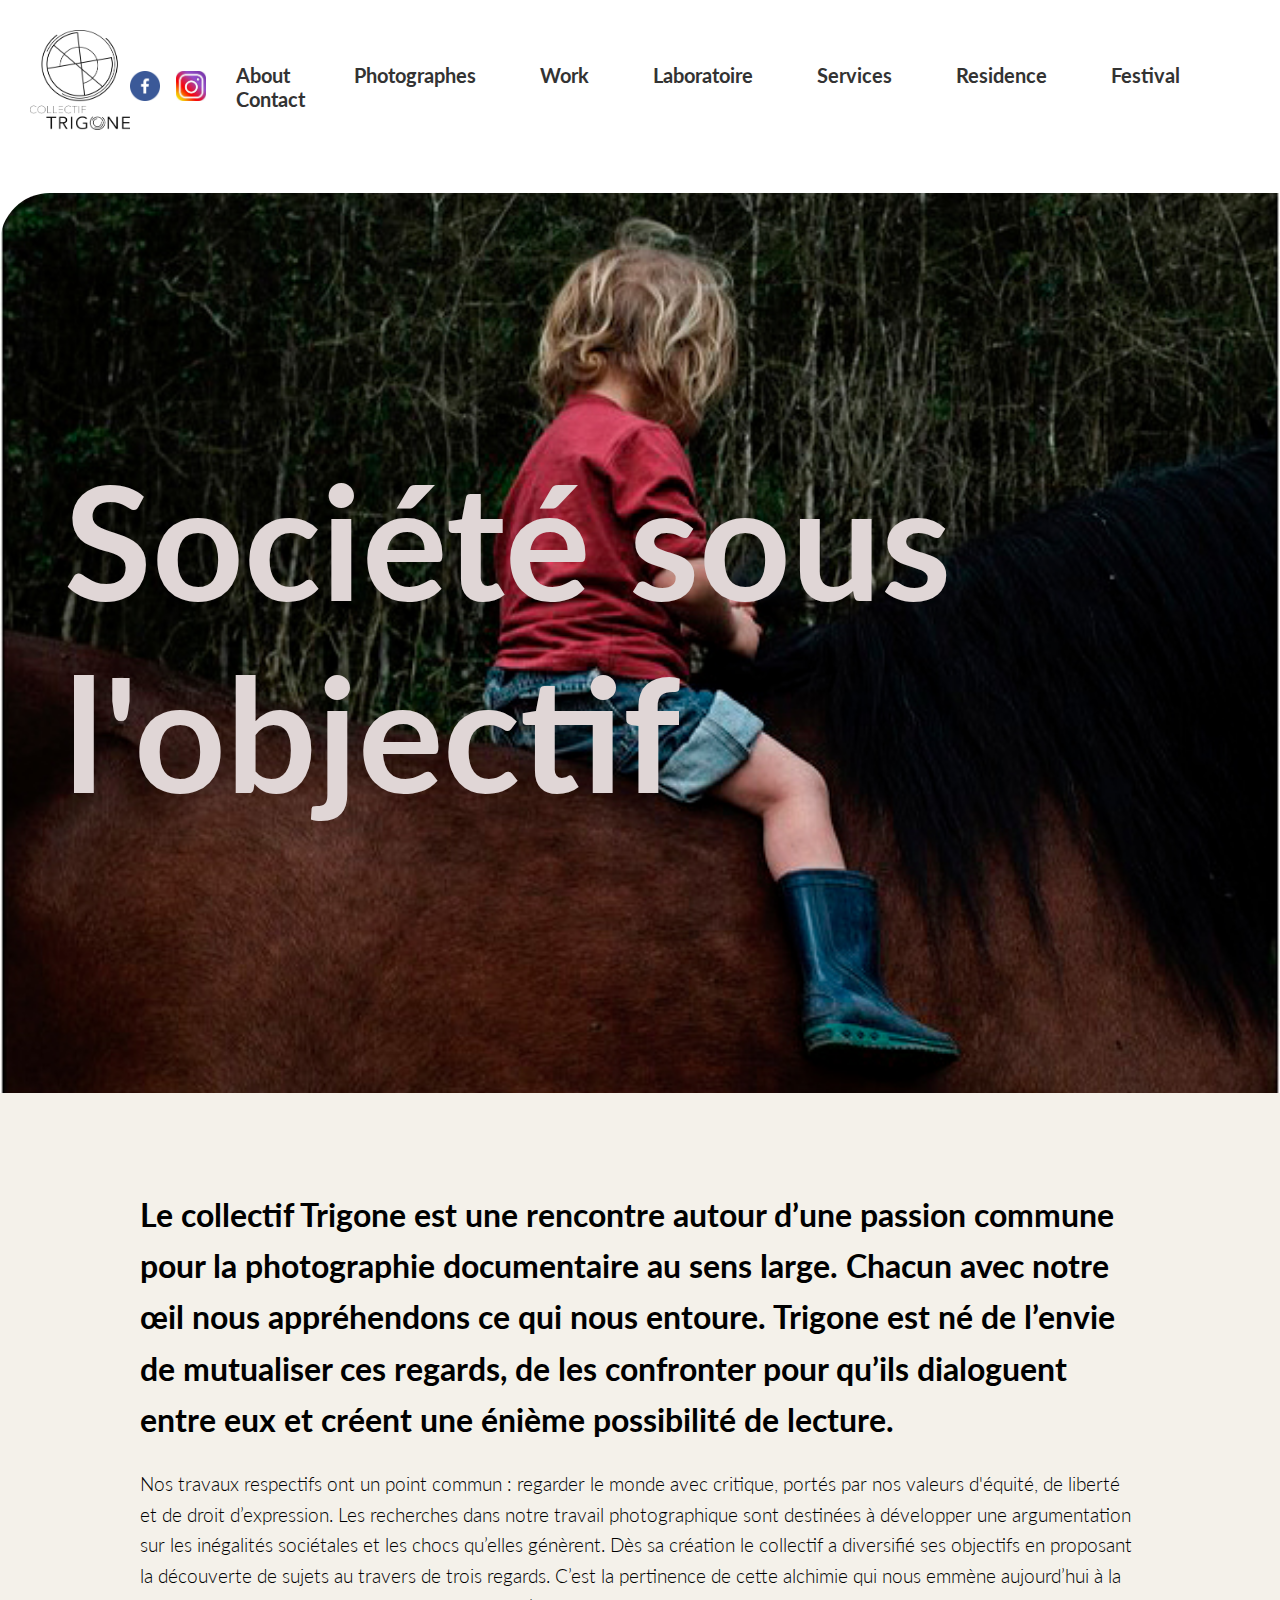
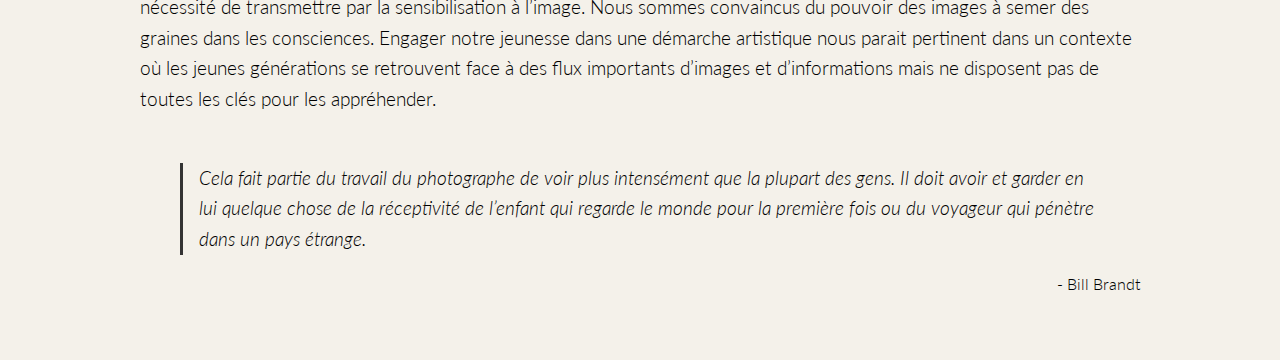
<file: about.html>
<!DOCTYPE html>
<html lang="fr">
<head>
    <meta charset="UTF-8">
    <meta http-equiv="X-UA-Compatible" content="IE=edge">
    <meta name="viewport" content="width=device-width, initial-scale=1.0">
    <title>le Collectif Trigone</title>
    <link rel="stylesheet" href="style.css">
	<link rel="stylesheet" href="https://fonts.googleapis.com/css?family=Lato:300&display=swap">

</head>
<body class="about-page">
    <header>
		<a href="index.html"><img src="photos/LOGO_CT_TRIGONE.png" alt="Logo du collectif Trigone" width="100" height="100"></a>
		
		 <!-- Logos des réseaux sociaux -->
		 <div class="social-icons">
			<a href="https://www.facebook.com/profile.php?id=100077680113567" target="_blank">
				<img src="photos/logos/FB.png" alt="Facebook" width="30" height="30">
			</a>
			<a href="https://www.instagram.com/collectif_trigone/" target="_blank">
				<img src="photos/logos/instagram.jpg" alt="Instagram" width="30" height="30">
			</a>
		</div>

		<nav>
			<ul>
				<li><a href="about.html">About</a></li>
				<li><a href="photographes.html">Photographes</a></li>
				<li><a href="work.html">Work</a></li>
				<li><a href="laboratoire.html">Laboratoire</a></li>
				<li><a href="services.html">Services</a></li>
				<li><a href="residence.html">Residence</a></li>
                <li><a href="festival.html">Festival</a></li>
				<li><a href="contact.html">Contact</a></li>			</ul>
		</nav>
	</header>


	<!-- Section de l'image pleine page et du texte -->
<section class="about-banner">
	<div class="about-text">
	  <h1>Société sous l'objectif</h1>
	</div>
  </section>
  
<!-- Section du texte de présentation -->
<section class="about-intro">
	<div class="about-intro-container">
	  <p class="lead">
		Le collectif Trigone est une rencontre autour d’une passion commune pour la photographie documentaire au sens large. Chacun avec notre œil nous appréhendons ce qui nous entoure. Trigone est né de l’envie de mutualiser ces regards, de les confronter pour qu’ils dialoguent entre eux et créent une énième possibilité de lecture. 
	  </p>
	  <p>
		Nos travaux respectifs ont un point commun : regarder le monde avec critique, portés par nos valeurs d'équité, de liberté et de droit d’expression. Les recherches dans notre travail photographique sont destinées à développer une argumentation sur les inégalités sociétales et les chocs qu’elles génèrent.​​​​​​​ Dès sa création le collectif a diversifié ses objectifs en proposant la découverte de sujets au travers de trois regards. C’est la pertinence de cette alchimie qui nous emmène aujourd’hui à la nécessité de transmettre par la sensibilisation à l’image. Nous sommes convaincus du pouvoir des images à semer des graines dans les consciences. Engager notre jeunesse dans une démarche artistique nous parait pertinent dans un contexte où les jeunes générations se retrouvent face à des flux importants d’images et d’informations mais ne disposent pas de toutes les clés pour les appréhender.
	  </p>
	  <blockquote>
		Cela fait partie du travail du photographe de voir plus intensément que la plupart des gens. Il doit avoir et garder en lui quelque chose de la réceptivité de l’enfant qui regarde le monde pour la première fois ou du voyageur qui pénètre dans un pays étrange.
	  </blockquote>
	  <footer>- Bill Brandt</footer>
	</div>
  </section>
  
  
  
</body>
</html>
</file>
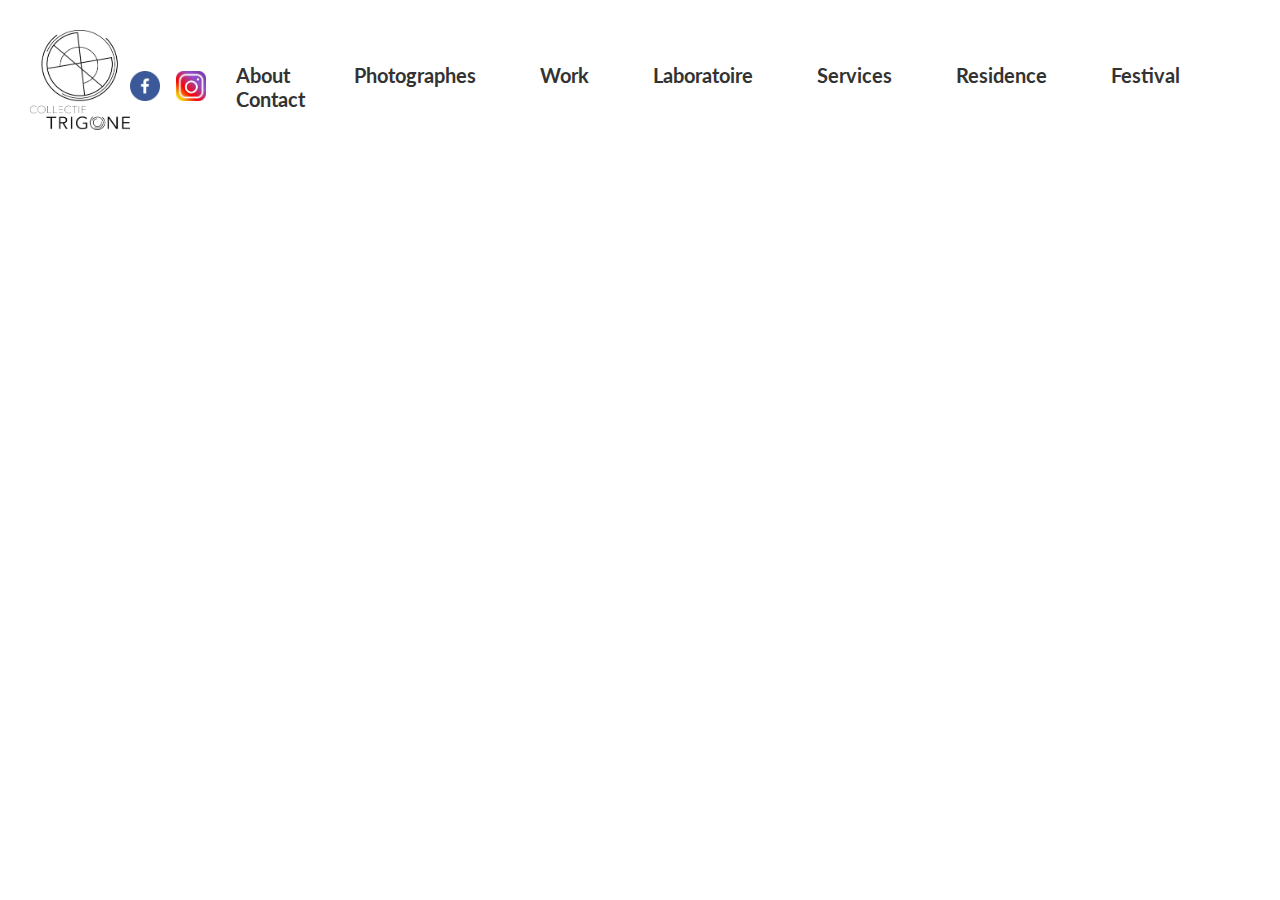
<file: contact.html>
<!DOCTYPE html>
<html lang="fr">
<head>
    <meta charset="UTF-8">
    <meta http-equiv="X-UA-Compatible" content="IE=edge">
    <meta name="viewport" content="width=device-width, initial-scale=1.0">
    <title>Contacter Trigone</title>
    <link rel="stylesheet" href="style.css">
	<link rel="stylesheet" href="https://fonts.googleapis.com/css?family=Lato:300&display=swap">

</head>
<body>
    <header>
		<a href="index.html"><img src="photos/LOGO_CT_TRIGONE.png" alt="Logo du collectif Trigone" width="100" height="100"></a>
		
		 <!-- Logos des réseaux sociaux -->
		 <div class="social-icons">
			<a href="https://www.facebook.com/profile.php?id=100077680113567" target="_blank">
				<img src="photos/logos/FB.png" alt="Facebook" width="30" height="30">
			</a>
			<a href="https://www.instagram.com/collectif_trigone/" target="_blank">
				<img src="photos/logos/instagram.jpg" alt="Instagram" width="30" height="30">
			</a>
		</div>
		
		<nav>
			<ul>
				<li><a href="about.html">About</a></li>
				<li><a href="photographes.html">Photographes</a></li>
				<li><a href="work.html">Work</a></li>
				<li><a href="laboratoire.html">Laboratoire</a></li>
				<li><a href="services.html">Services</a></li>
				<li><a href="residence.html">Residence</a></li>
                <li><a href="festival.html">Festival</a></li>
				<li><a href="contact.html">Contact</a></li>			</ul>
		</nav>
	</header>
</body>
</html>
</file>
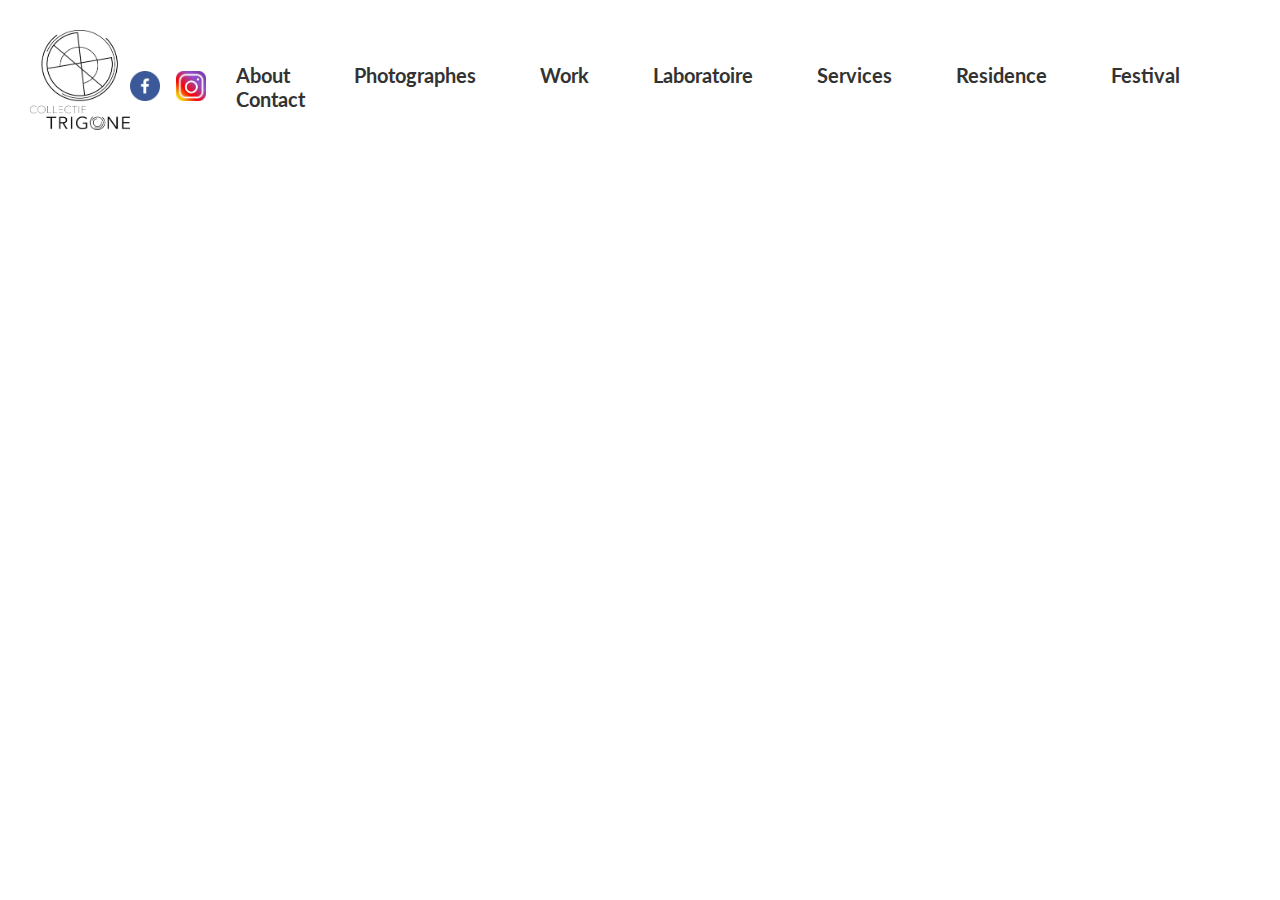
<file: festival.html>
<!DOCTYPE html>
<html lang="fr">
<head>
    <meta charset="UTF-8">
    <meta http-equiv="X-UA-Compatible" content="IE=edge">
    <meta name="viewport" content="width=device-width, initial-scale=1.0">
    <title>Festival ZOOM</title>
    <link rel="stylesheet" href="style.css">
	<link rel="stylesheet" href="https://fonts.googleapis.com/css?family=Lato:300&display=swap">

</head>
<body>
    <header>
		<a href="index.html"><img src="photos/LOGO_CT_TRIGONE.png" alt="Logo du collectif Trigone" width="100" height="100"></a>
		
		 <!-- Logos des réseaux sociaux -->
		 <div class="social-icons">
			<a href="https://www.facebook.com/profile.php?id=100077680113567" target="_blank">
				<img src="photos/logos/FB.png" alt="Facebook" width="30" height="30">
			</a>
			<a href="https://www.instagram.com/collectif_trigone/" target="_blank">
				<img src="photos/logos/instagram.jpg" alt="Instagram" width="30" height="30">
			</a>
		</div>
		
		<nav>
			<ul>
				<li><a href="about.html">About</a></li>
				<li><a href="photographes.html">Photographes</a></li>
				<li><a href="work.html">Work</a></li>
				<li><a href="laboratoire.html">Laboratoire</a></li>
				<li><a href="services.html">Services</a></li>
				<li><a href="residence.html">Residence</a></li>
                <li><a href="festival.html">Festival</a></li>
				<li><a href="contact.html">Contact</a></li>
			</ul>
		</nav>
	</header>  
</body>
</html>
</file>
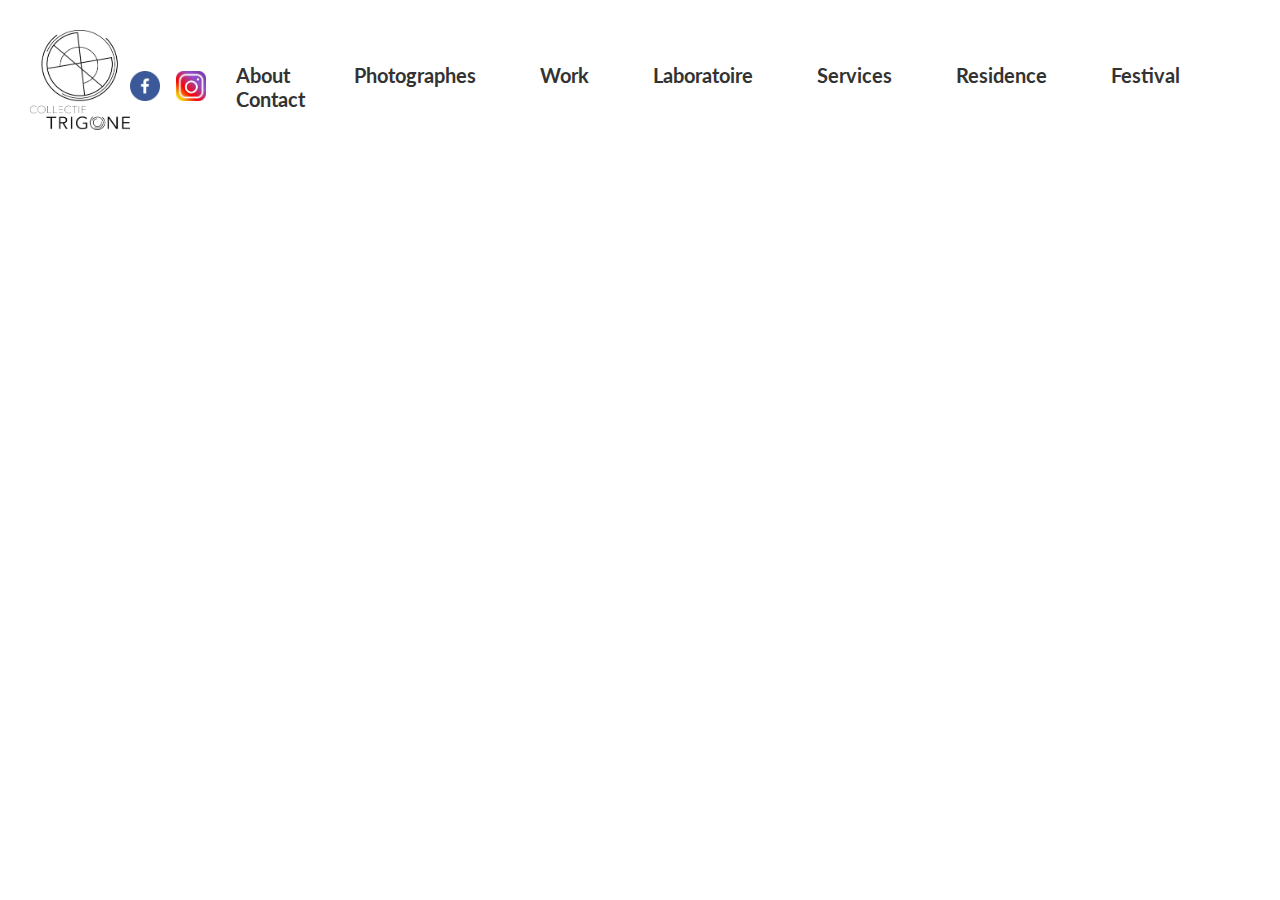
<file: laboratoire.html>
<!DOCTYPE html>
<html lang="fr">
<head>
    <meta charset="UTF-8">
    <meta http-equiv="X-UA-Compatible" content="IE=edge">
    <meta name="viewport" content="width=device-width, initial-scale=1.0">
    <title>le laboratoire argentique mobile</title>
    <link rel="stylesheet" href="style.css">
	<link rel="stylesheet" href="https://fonts.googleapis.com/css?family=Lato:300&display=swap">

</head>
<body>
    <header>
		<a href="index.html"><img src="photos/LOGO_CT_TRIGONE.png" alt="Logo du collectif Trigone" width="100" height="100"></a>
		
		 <!-- Logos des réseaux sociaux -->
		 <div class="social-icons">
			<a href="https://www.facebook.com/profile.php?id=100077680113567" target="_blank">
				<img src="photos/logos/FB.png" alt="Facebook" width="30" height="30">
			</a>
			<a href="https://www.instagram.com/collectif_trigone/" target="_blank">
				<img src="photos/logos/instagram.jpg" alt="Instagram" width="30" height="30">
			</a>
		</div>
		
		<nav>
			<ul>
				<li><a href="about.html">About</a></li>
				<li><a href="photographes.html">Photographes</a></li>
				<li><a href="work.html">Work</a></li>
				<li><a href="laboratoire.html">Laboratoire</a></li>
				<li><a href="services.html">Services</a></li>
				<li><a href="residence.html">Residence</a></li>
                <li><a href="festival.html">Festival</a></li>
				<li><a href="contact.html">Contact</a></li>			</ul>
		</nav>
	</header>
</body>
</html>
</file>
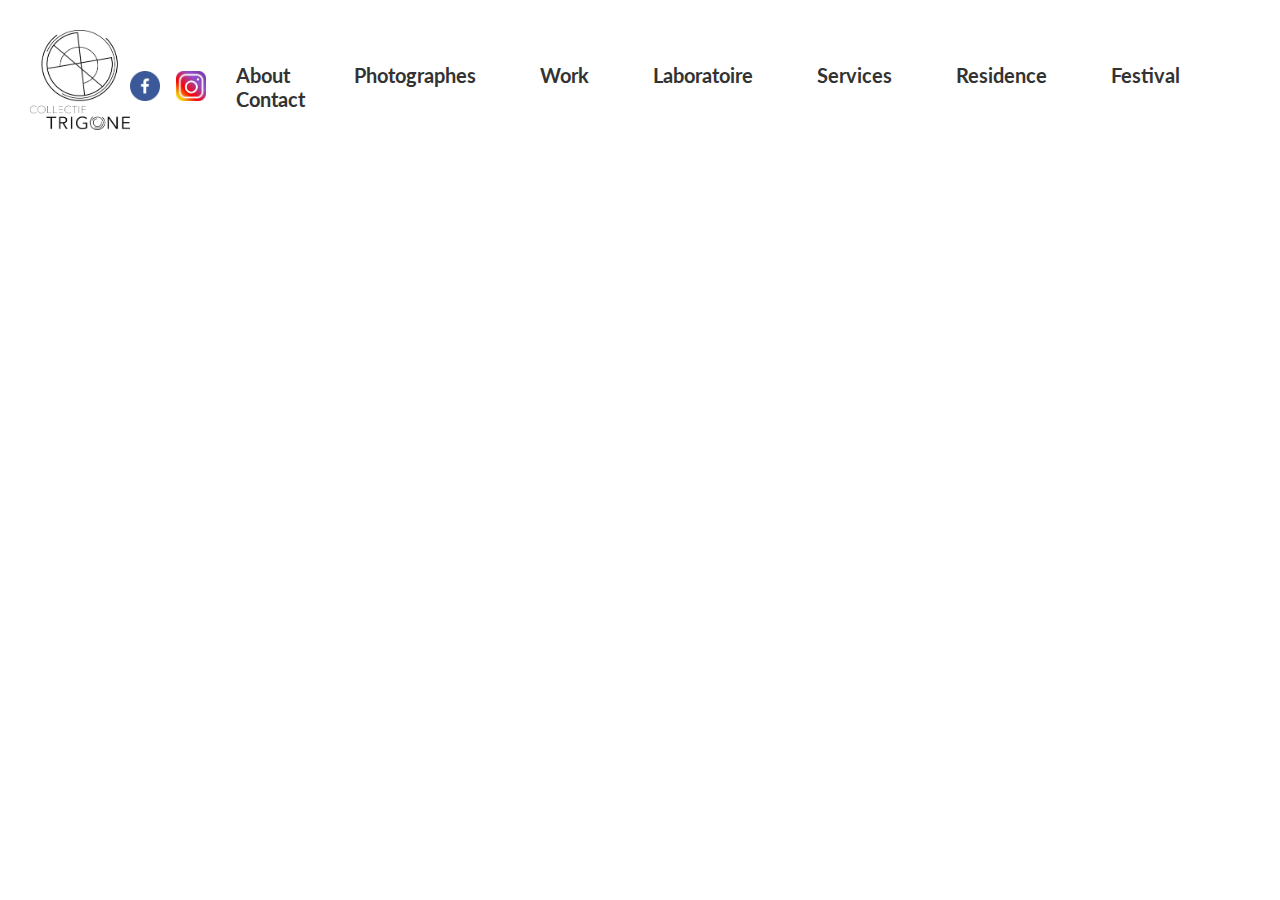
<file: residence.html>
<!DOCTYPE html>
<html lang="fr">
<head>
    <meta charset="UTF-8">
    <meta http-equiv="X-UA-Compatible" content="IE=edge">
    <meta name="viewport" content="width=device-width, initial-scale=1.0">
    <title>La residence Trigone</title>
    <link rel="stylesheet" href="style.css">
	<link rel="stylesheet" href="https://fonts.googleapis.com/css?family=Lato:300&display=swap">

</head>
<body>
    <header>
		<a href="index.html"><img src="photos/LOGO_CT_TRIGONE.png" alt="Logo du collectif Trigone" width="100" height="100"></a>
		
		 <!-- Logos des réseaux sociaux -->
		 <div class="social-icons">
			<a href="https://www.facebook.com/profile.php?id=100077680113567" target="_blank">
				<img src="photos/logos/FB.png" alt="Facebook" width="30" height="30">
			</a>
			<a href="https://www.instagram.com/collectif_trigone/" target="_blank">
				<img src="photos/logos/instagram.jpg" alt="Instagram" width="30" height="30">
			</a>
		</div>
		
		<nav>
			<ul>
				<li><a href="about.html">About</a></li>
				<li><a href="photographes.html">Photographes</a></li>
				<li><a href="work.html">Work</a></li>
				<li><a href="laboratoire.html">Laboratoire</a></li>
				<li><a href="services.html">Services</a></li>
				<li><a href="residence.html">Residence</a></li>
                <li><a href="festival.html">Festival</a></li>
				<li><a href="contact.html">Contact</a></li>			</ul>
		</nav>
	</header>
</body>
</html>
</file>
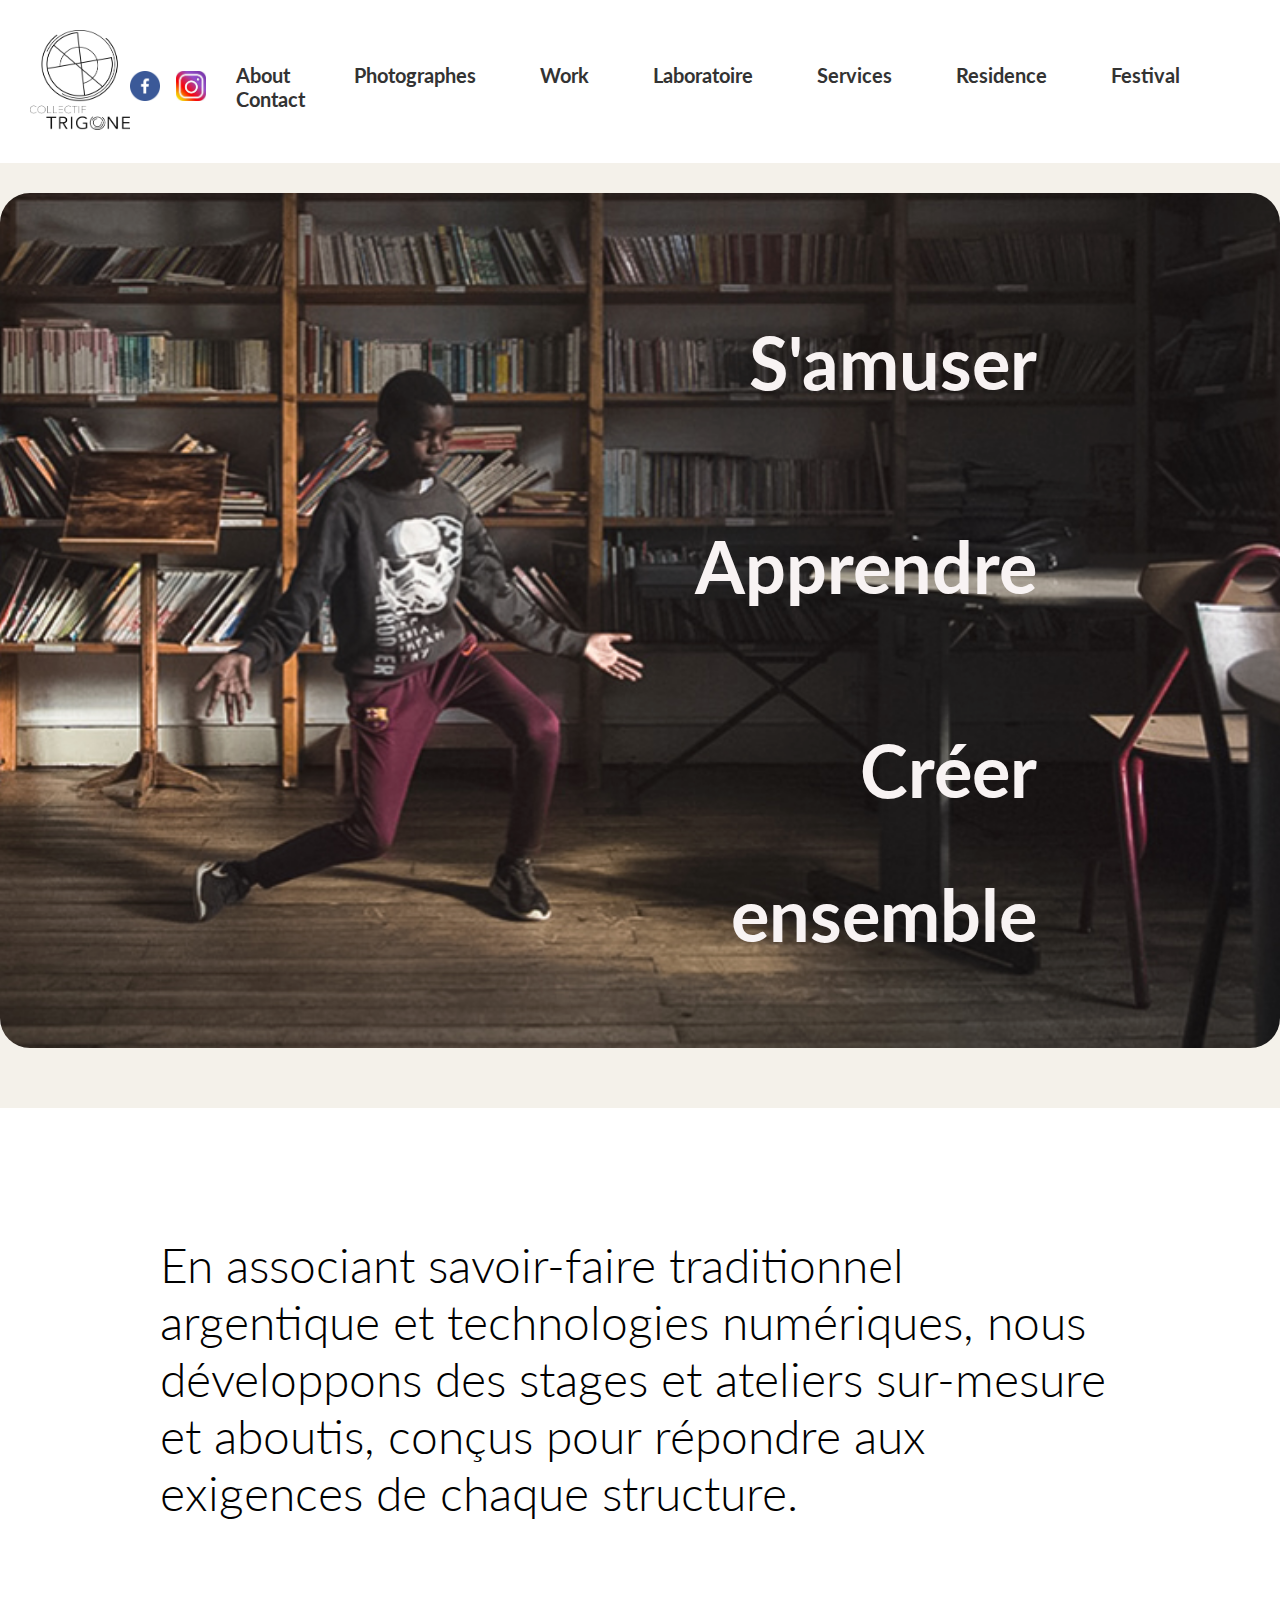
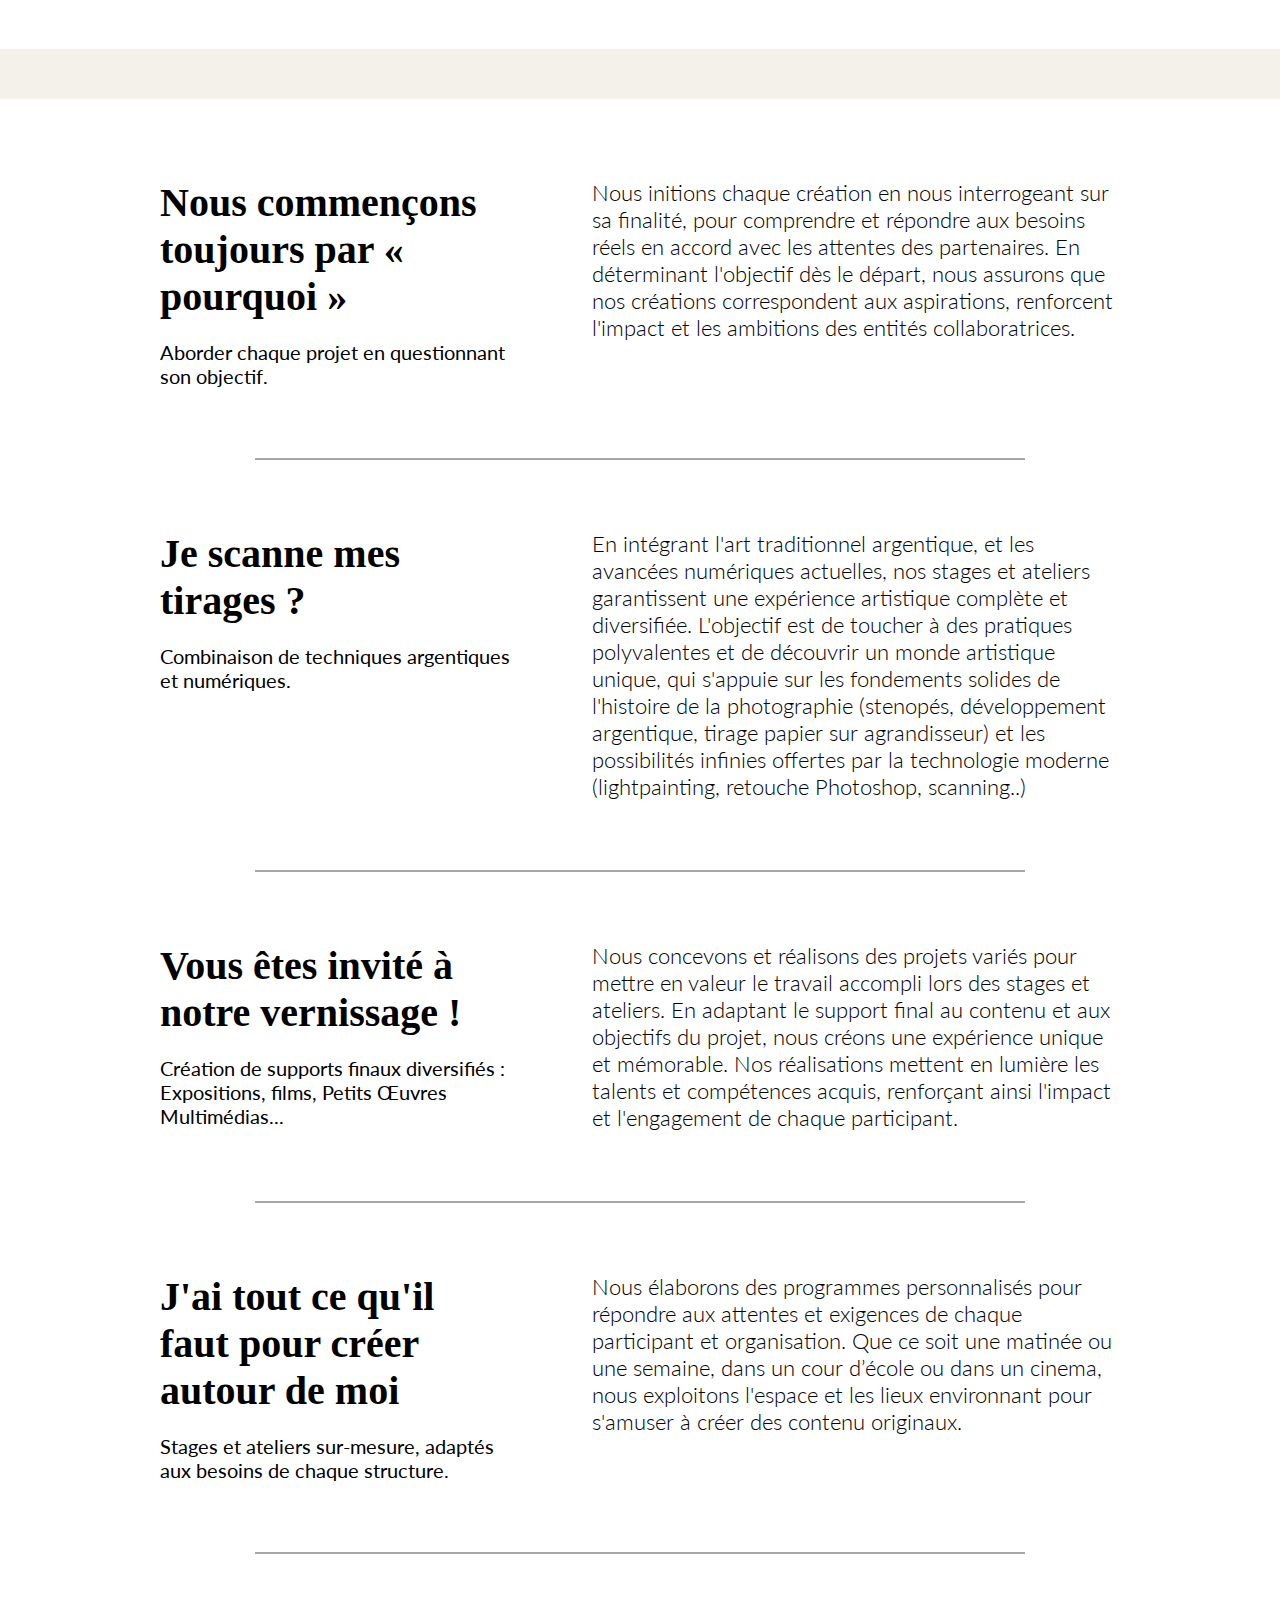
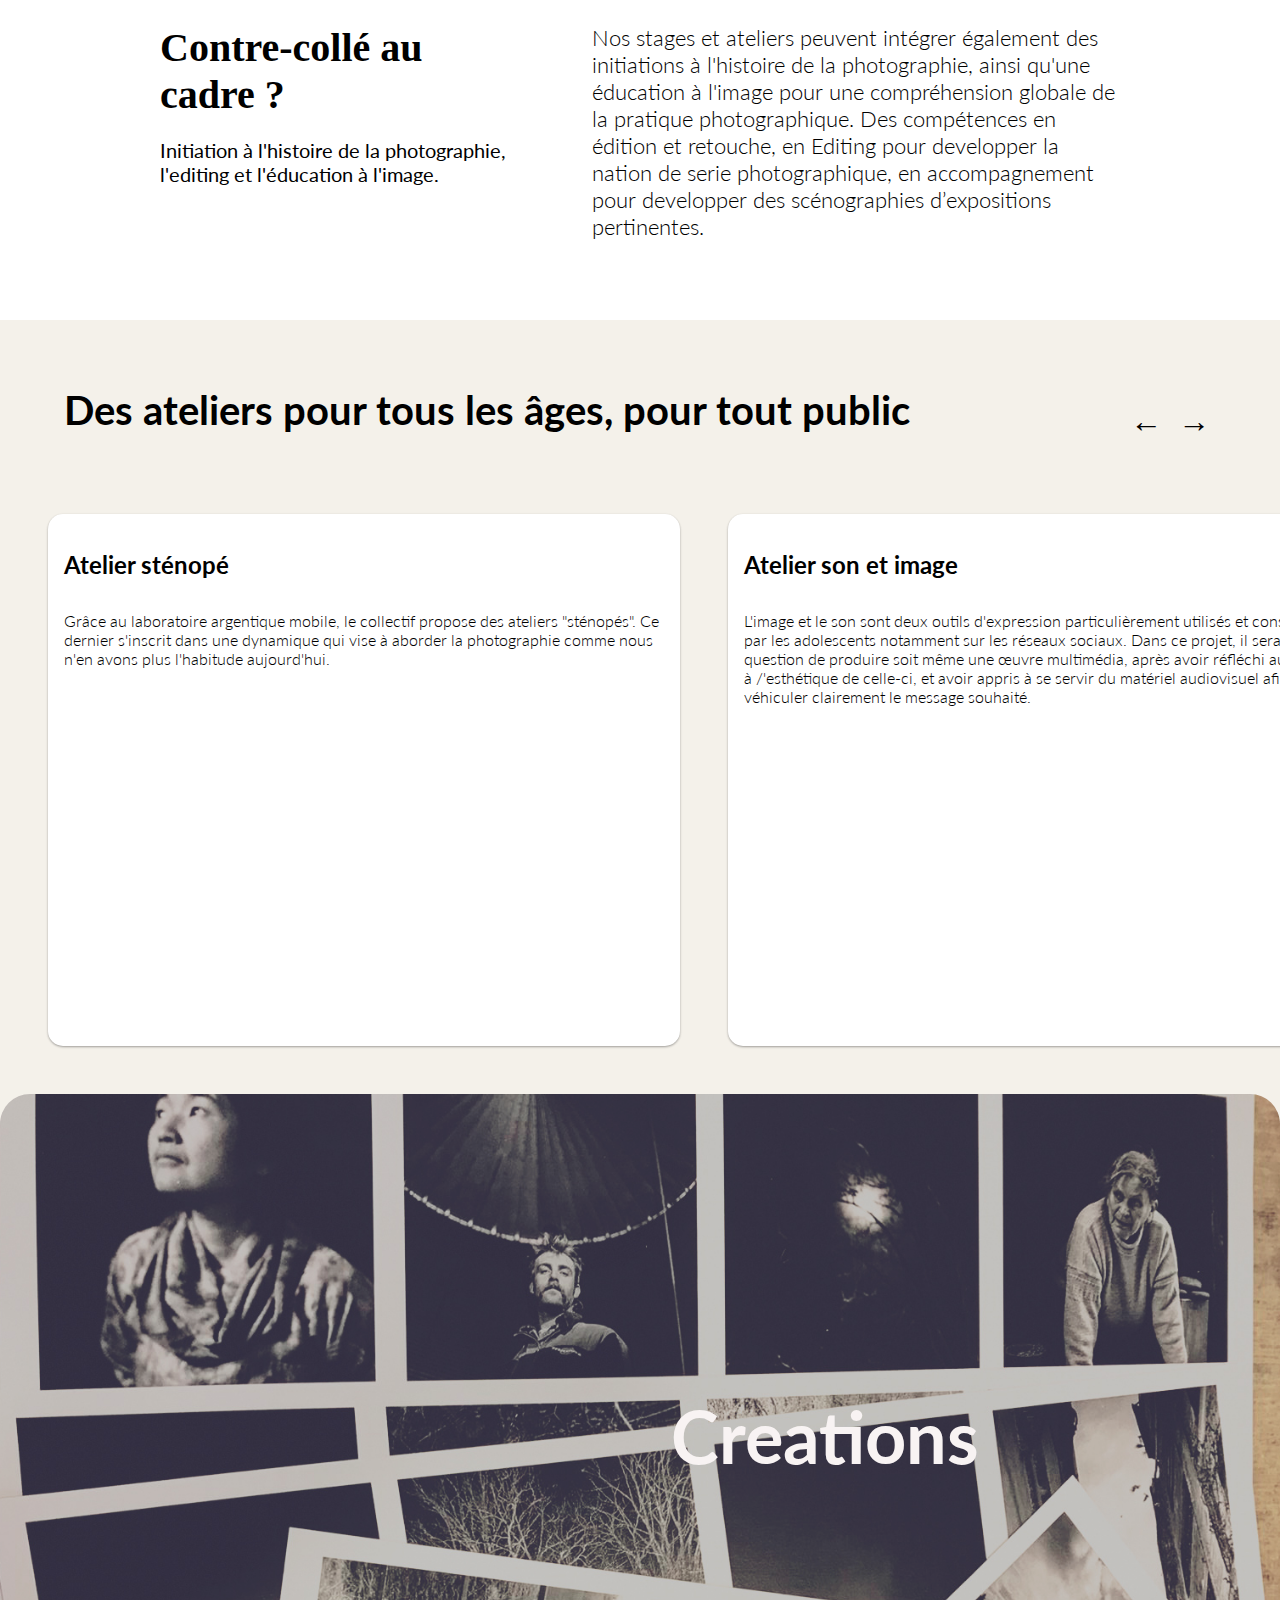
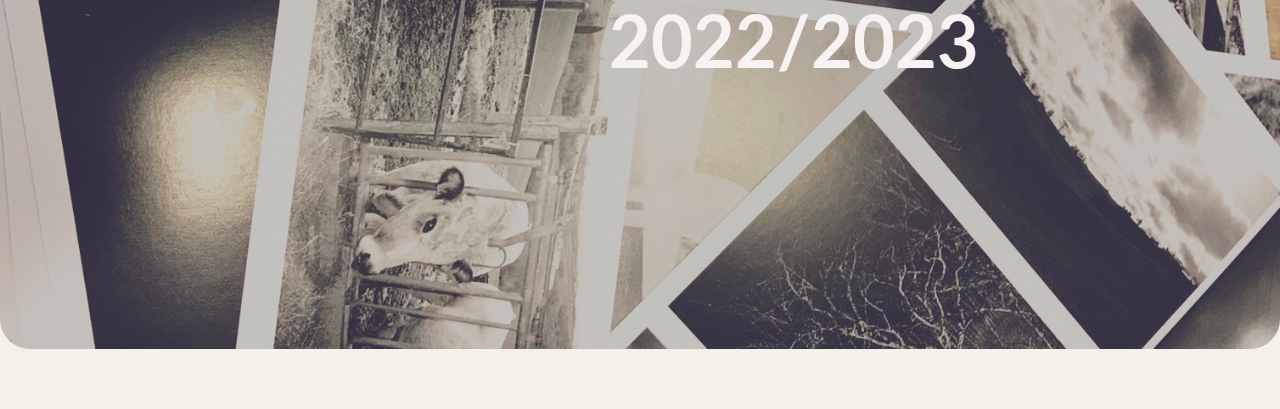
<file: services.html>
<!DOCTYPE html>
<html lang="fr">
<head>
    <meta charset="UTF-8">
    <meta http-equiv="X-UA-Compatible" content="IE=edge">
    <meta name="viewport" content="width=device-width, initial-scale=1.0">
    <title>prestations Trigone</title>
    <link rel="stylesheet" href="style.css">
    <link rel="stylesheet" href="https://fonts.googleapis.com/css?family=Lato:300&display=swap">
	<link rel="stylesheet" href="https://cdnjs.cloudflare.com/ajax/libs/font-awesome/6.0.0-beta3/css/all.min.css" integrity="sha384-KyZXEAg3QhqLMpG8r+Knujsl5eqNUOavGsfB3Gv7f8W2Q0xjw8f+tfqd1VCd8f1A" crossorigin="anonymous">

</head>
<body class="services-page">
    <header>
        <a href="index.html"><img src="photos/LOGO_CT_TRIGONE.png" alt="Logo du collectif Trigone" width="100" height="100"></a>
       
		 <!-- Logos des réseaux sociaux -->
		 <div class="social-icons">
			<a href="https://www.facebook.com/profile.php?id=100077680113567" target="_blank">
				<img src="photos/logos/FB.png" alt="Facebook" width="30" height="30">
			</a>
			<a href="https://www.instagram.com/collectif_trigone/" target="_blank">
				<img src="photos/logos/instagram.jpg" alt="Instagram" width="30" height="30">
			</a>
		</div>
		
		<nav>
            <ul>
                <li><a href="about.html">About</a></li>
                <li><a href="photographes.html">Photographes</a></li>
				<li><a href="work.html">Work</a></li>
                <li><a href="laboratoire.html">Laboratoire</a></li>
                <li><a href="services.html">Services</a></li>
                <li><a href="residence.html">Residence</a></li>
                <li><a href="festival.html">Festival</a></li>
                <li><a href="contact.html">Contact</a></li>
            </ul>
        </nav>
    </header>

	<!-- Ajout de la section avec l'image et le texte -->
<section class="banner">
    <img src="photos/services-banner.jpg" alt="banner-prestations" />
    <div class="banner-text">
        <h2>S'amuser</h2>
        <h2>Apprendre</h2>
        <h2>Créer ensemble</h2>
    </div>
</section>

<section class="introduction">
    <p>En associant savoir-faire traditionnel argentique et technologies numériques, nous développons des stages et ateliers sur-mesure et aboutis, conçus pour répondre aux exigences de chaque structure.</p>
</section>

<div class="introduction">

	<div class="column-container">
		<div class="left-column">
		  <div class="left-title">
			Nous commençons toujours par « pourquoi »
		  </div>
		  <div class="left-phrase">
			Aborder chaque projet en questionnant son objectif.
		  </div>
		</div>
		<div class="right-column">
		  <div class="right-text">
			Nous initions chaque création en nous interrogeant sur sa finalité, pour comprendre et répondre aux besoins réels en accord avec les attentes des partenaires. En déterminant l'objectif dès le départ, nous assurons que nos créations correspondent aux aspirations, renforcent l'impact et les ambitions des entités collaboratrices.
		  </div>
		</div>
	  </div>
	 
	  <hr class="separator"> <!-- Ligne horizontale -->
	  
	  <div class="column-container">
		<div class="left-column">
		  <div class="left-title">
			Je scanne mes tirages ?
		  </div>
		  <div class="left-phrase">
			Combinaison de techniques argentiques et numériques.
		  </div>
		</div>
		<div class="right-column">
		  <div class="right-text">
En intégrant l'art traditionnel argentique, et les avancées numériques actuelles, nos stages et ateliers garantissent une expérience artistique complète et diversifiée. L'objectif est de toucher à des pratiques polyvalentes et de découvrir un monde artistique unique, qui s'appuie sur les fondements solides de l'histoire de la photographie (stenopés, développement argentique, tirage papier sur agrandisseur) et les possibilités infinies offertes par la technologie moderne (lightpainting, retouche Photoshop, scanning..)		  </div>
		</div>
	  </div>


	  <hr class="separator"> <!-- Ligne horizontale -->
	  <div class="column-container">
		<div class="left-column">
		  <div class="left-title">
			Vous êtes invité à notre vernissage !
		  </div>
		  <div class="left-phrase">
			Création de supports finaux diversifiés : Expositions, films, Petits Œuvres Multimédias...
		  </div>
		</div>
		<div class="right-column">
		  <div class="right-text">
			Nous concevons et réalisons des projets variés pour mettre en valeur le travail accompli lors des stages et ateliers. En adaptant le support final au contenu et aux objectifs du projet, nous créons une expérience unique et mémorable. Nos réalisations mettent en lumière les talents et compétences acquis, renforçant ainsi l'impact et l'engagement de chaque participant.			 </div>
		</div>
	  </div>

	  <hr class="separator"> <!-- Ligne horizontale -->
	  <div class="column-container">
		<div class="left-column">
		  <div class="left-title">
			J'ai tout ce qu'il faut pour créer autour de moi
		  </div>
		  <div class="left-phrase">
			Stages et ateliers sur-mesure, adaptés aux besoins de chaque structure.
				  </div>
		</div>
		<div class="right-column">
		  <div class="right-text">
			Nous élaborons des programmes personnalisés pour répondre aux attentes et exigences de chaque participant et organisation. Que ce soit une matinée ou une semaine, dans un cour d’école ou dans un cinema, nous exploitons l'espace et les lieux environnant pour s'amuser à créer des contenu originaux.		
		</div>
	</div>
	  </div>

	  <hr class="separator"> <!-- Ligne horizontale -->
	  <div class="column-container">
		<div class="left-column">
		  <div class="left-title">
			Contre-collé au cadre ?
		  </div>
		  <div class="left-phrase">
			Initiation à l'histoire de la photographie, l'editing et l'éducation à l'image.
				  </div>
		</div>
		<div class="right-column">
		  <div class="right-text">
			Nos stages et ateliers peuvent intégrer également des initiations à l'histoire de la photographie, ainsi qu'une éducation à l'image pour une compréhension globale de la pratique photographique. Des compétences en édition et retouche, en Editing pour developper la nation de serie photographique, en accompagnement pour developper des scénographies d’expositions pertinentes.		
		</div>
	</div>
	  </div>	  
	  
  </div>
  

    <div class="services-container">
        <h1>Des ateliers pour tous les âges, pour tout public</h1>
        <div class="buttons">
            <button class="arrow-left">&larr;</button>
            <button class="arrow-right">&rarr;</button>
        </div>
        <div class="workshops">
            <!-- Ajoutez d'autres ateliers en suivant ce modèle -->
            <div class="workshop">
                <h2>Atelier sténopé</h2>
                <p>Grâce au laboratoire argentique mobile, le collectif propose des ateliers "sténopés". Ce dernier s'inscrit dans une dynamique qui vise à aborder la photographie comme nous n'en avons plus l'habitude aujourd'hui.</p>
            </div>
            <div class="workshop">
                <h2>Atelier son et image</h2>
                <p>L'image et le son sont deux outils d'expression particulièrement utilisés et consommés par les adolescents notamment sur les réseaux sociaux. Dans ce projet, il sera question de produire soit même une œuvre multimédia, après avoir réfléchi au sens et à /'esthétique de celle-ci, et avoir appris à se servir du matériel audiovisuel afin de véhiculer clairement le message souhaité.</p>
            </div>
            <div class="workshop">
                <h2>Atelier À l'origine du cœur</h2>
                <p>À ​​​​​l’origine, un battement cardiaque est dû à une pulsion électrique. À l’origine, une photographie est un déplacement de photons sur une surface sensible. C’est en liant ces deux idées et à partir des recherches d’Étienne-Léopold Trouvelot et de Hiroshi Sugi-moto que Paul Baudon a eu l’idée de déclencher des clichés directement à partir du rythme cardiaque.</p>
            </div>
        </div>
    </div>

	<section class="banner">
		<img src="photos/bandeau-page-services.jpg" alt="banner-prestations" />
		<div class="banner-text">
			<h2>Creations</h2>
			<h2>2022/2023</h2>
			
		</div>
	</section>	  
	  


<script src="https://code.jquery.com/jquery-3.6.0.min.js"></script>
<script src="services.js" defer></script>

</body>
</html>
</file>
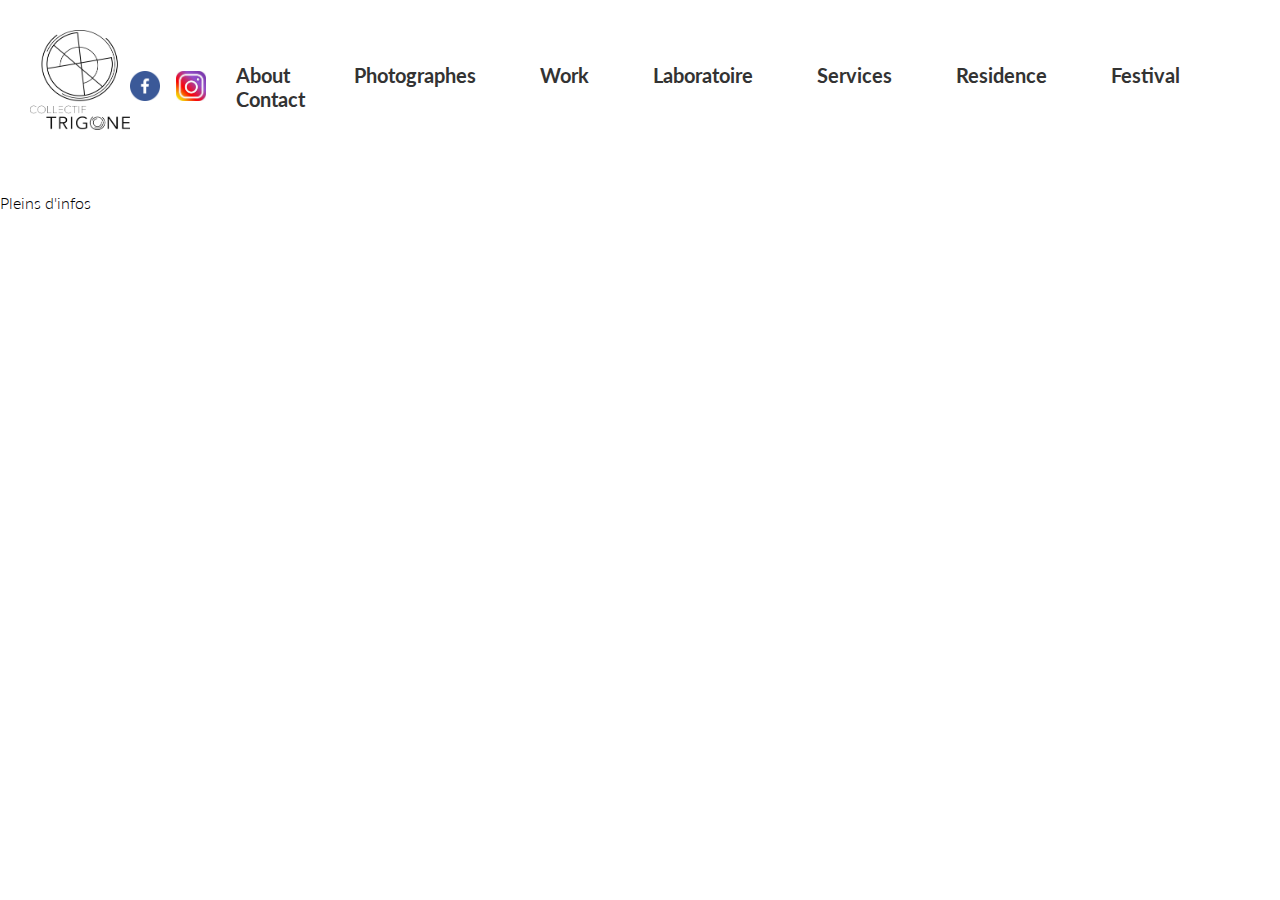
<file: work.html>
<!DOCTYPE html>
<html lang="fr">
<head>
    <meta charset="UTF-8">
    <meta http-equiv="X-UA-Compatible" content="IE=edge">
    <meta name="viewport" content="width=device-width, initial-scale=1.0">
    <title>Travaux Trigone</title>
    <link rel="stylesheet" href="style.css">
	<link rel="stylesheet" href="https://fonts.googleapis.com/css?family=Lato:300&display=swap">

</head>
<body>
    <header>
		<a href="index.html"><img src="photos/LOGO_CT_TRIGONE.png" alt="Logo du collectif Trigone" width="100" height="100"></a>
		
		 <!-- Logos des réseaux sociaux -->
		 <div class="social-icons">
			<a href="https://www.facebook.com/profile.php?id=100077680113567" target="_blank">
				<img src="photos/logos/FB.png" alt="Facebook" width="30" height="30">
			</a>
			<a href="https://www.instagram.com/collectif_trigone/" target="_blank">
				<img src="photos/logos/instagram.jpg" alt="Instagram" width="30" height="30">
			</a>
		</div>
		
		<nav>
			<ul>
				<li><a href="about.html">About</a></li>
				<li><a href="photographes.html">Photographes</a></li>
				<li><a href="work.html">Work</a></li>
				<li><a href="laboratoire.html">Laboratoire</a></li>
				<li><a href="services.html">Services</a></li>
				<li><a href="residence.html">Residence</a></li>
                <li><a href="festival.html">Festival</a></li>
				<li><a href="contact.html">Contact</a></li>			</ul>
		</nav>
	</header>

    Pleins d'infos
</body>
</html>
</file>
<file: style.css>
/* Mise en forme générale de la page index.html */

body.index-page {
  background-color: #f4f1ea;
}



/* Styles pour le corps de la page */
body {
  font-family: 'Lato', sans-serif;
  font-weight: 300;
}


/* Styles pour l'en-tête de la page */
header {
  /* Utilisation d'un modèle de boîte flexible pour l'en-tête */
  display: flex;
  justify-content: space-between;
  align-items: center;
  /* Fond blanc */
  background-color: #fff;
  /* Texte noir */
  color: #333;
  /* Espace intérieur de 20 pixels autour de l'en-tête */
  padding: 30px;
  /* Ajout d'une marge inférieure pour créer de l'espace entre le menu et le carrousel */
  margin-bottom: 30px; /* Vous pouvez ajuster cette valeur pour obtenir l'espace souhaité */
}

/* Styles pour les icônes des réseaux sociaux */
.social-icons {
  display: flex;
  gap: 1rem;
  align-items: center; /* Alignement vertical des icônes */
  margin-top: 8px; /* Marge supérieure pour décaler légèrement les icônes vers le bas */
}

.social-icons a {
  width: 30px; /* Largeur des icônes */
  height: 30px; /* Hauteur des icônes */
  display: flex;
  align-items: center;
  justify-content: center;
}

.social-icons img {
  max-width: 100%; /* Largeur maximale des images des icônes */
  max-height: 100%; /* Hauteur maximale des images des icônes */
}


/* Styles pour la barre de navigation */
nav {
  /* Flottement à droite de la barre de navigation */
  float: right;
  /* Marge de 10 pixels en haut de la barre de navigation */
  margin-top: 10px;
}

nav ul {
  /* Suppression des puces et des marges de la liste des liens de navigation */
  list-style: none;
  margin: 0;
  padding: 0;
}

nav li {
  /* Affichage en ligne des liens de navigation */
  display: inline-block;
  /* Marge de 0 pixels sur les côtés des liens */
  margin: 0 20px;
}

nav a {
  /* Couleur de texte noire pour les liens de navigation */
  color: #333;
  /* Texte sans décoration */
  text-decoration: none;
  /* Taille de police de 18 pixels et graisse de police en gras */
  font-size: 20px;
  font-weight: bold;
  /* Espace intérieur de 10 pixels autour des liens de navigation */
  padding: 10px;
  /* Transition de 0.3 seconde sur tous les effets */
  transition: all 0.3s ease;

  /* Ajout des styles pour l'effet de survol moderne */
  position: relative;
}

nav a::after {
  /* Crée un pseudo-élément pour l'effet de soulignement animé */
  content: "";
  position: absolute;
  bottom: 0;
  left: 0;
  width: 100%;
  height: 3px;
  background-color: #333;
  transform: scaleX(0);
  transform-origin: right;
  transition: transform 0.3s ease;
}

nav a:hover {
  /* Change la couleur du texte en noir lors de l'effet de survol */
  color: #333;
}

nav a:hover::after {
  /* Active l'effet de soulignement animé lors de l'effet de survol */
  transform: scaleX(1);
  transform-origin: left;
}


 


/* Style pour le conteneur principal du carrousel */
.carrousel {
  position: relative;
  width: 100%;
  height: 50vh; /* 50% de la hauteur de la fenêtre de visualisation */
  overflow: hidden; /* Cache tout ce qui dépasse du conteneur */
  margin-bottom: 2rem; /* Ajoute une marge inférieure de 2rem (32 pixels) */
}

/* Style pour le conteneur interne du carrousel */
.carrousel-inner {
  display: flex; /* Utilise Flexbox pour aligner les diapositives horizontalement */
  width: 300%; /* Largeur totale pour 3 diapositives (100% par diapositive) */
  height: 100%;
  animation: carrousel-animation 12s infinite; /* Applique une animation infinie avec une durée de 12 secondes */
}

/* Style pour chaque diapositive du carrousel */
.carrousel-item {
  flex-shrink: 0; /* Empêche le rétrécissement des diapositives */
  /* Chaque diapositive occupe 1/3 de la largeur totale */
  width: 33.3333%;
  height: 100%;
  position: relative;
}

/* Style pour les images du carrousel */
.carrousel-item img {
  width: 100%;
  height: 100%;
  object-fit: cover;
}




/* Animation pour faire défiler les diapositives */
@keyframes carrousel-animation {
  0%, 33.3333% {
    transform: translateX(0%);
  }
  33.3334%, 66.6666% {
    transform: translateX(-33.3333%);
  }
  66.6667%, 100% {
    transform: translateX(-66.6666%);
  }
}


 /* l'espace blanc la force des images */

 .content-section {
  text-align: left;
  font-size: 60px;
  padding: 40px 0; /* Ajoute un espace en haut et en bas de la section */
  max-width: 800px; /* Définir la largeur maximale pour la section */
  margin: 0 auto; /* Centre la section horizontalement */
  margin-bottom: 20px; /* Espace sous le titre */

}


.cta-button {
  display: inline-block;
  background-color: #333;
  color: #fff;
  font-size: 18px;
  font-weight: bold;
  padding: 12px 24px;
  text-decoration: none;
  border-radius: 30px; /* Arrondit les coins du bouton */
  transition: all 0.3s ease;
  margin-bottom: 30px; /* Espace sous le titre */

}

.cta-button:hover {
  background-color: #555; /* Change la couleur du bouton lors du survol */
}



/* Style pour la section avec la vidéo en arrière-plan */
.video-section {
  position: relative;
  width: 100%;
  height: 50vh;
  overflow: hidden;
}

/* Style pour la vidéo */
.video-section video {
  position: absolute;
  top: 50%;
  left: 50%;
  min-width: 100%;
  min-height: 100%;
  transform: translate(-50%, -50%);
  z-index: -1;
  object-fit: cover;
}

.overlay-button {
  display: inline-block;
  background-color: rgba(156, 140, 140, 0); /* Couleur de fond plus claire avec transparence */
  color: #fff;
  font-size: 40px; /* Police plus grande */
  font-weight: bold;
  padding: 20px 40px; /* Plus grand padding */
  text-decoration: none;
  border-radius: 50px; /* Arrondit les coins du bouton */
  transition: all 0.3s ease;
  position: absolute;
  top: 50%; /* Centrer le bouton verticalement */
  left: 25%; /* Centrer le bouton horizontalement */
  transform: translate(-50%, -50%); /* Ajuster la position pour centrer le bouton */
}

.overlay-button:hover {
  background-color: rgba(132, 129, 129, 0.8); /* Change la couleur du bouton lors du survol */
}



/* Style de la section presentation labo */

.feature-section {
  padding: 100px 0; /* Ajoute un espace en haut et en bas de la section */
  display: flex; /* Utilise Flexbox pour la mise en page */
  justify-content: center; /* Centre les éléments horizontalement */
  align-items: center; /* Centre les éléments verticalement */
}

/* Style du conteneur flexbox */
.container {
  display: flex; /* Utilise Flexbox pour la mise en page */
}

/* Style du conteneur de l'image */
.feature-image {
  flex: 2; /* Prend 50% de la largeur totale */
  max-width: 100%; /* Largeur maximale de l'image */
  padding-right: 5px; /* Ajoute un espace à droite de l'image */
  padding-left: 100px;
  
}

/* Style de l'image */
.feature-image img {
  max-width: 80%; /* Largeur maximale de l'image */
  height: auto; /* Hauteur ajustée automatiquement */
  border-bottom-left-radius: 50px;

}

/* Style du conteneur de texte */
.feature-text {
  flex: 2; /* Prend 50% de la largeur totale */
  background-color: rgb(155, 178, 150); /* Couleur de fond vert pastel clair */
  padding: 40px; /* Espace intérieur autour du texte et du bouton */
  border-top-left-radius: 50px;

}

/* Style du titre */
.feature-text h2 {
  font-size: 35px; /* Taille de la police du titre */
  margin-bottom: 40px; /* Espace sous le titre */
}

/* Style du texte descriptif */
.feature-text p {
  font-size: 28px; /* Taille de la police du texte */
  margin-bottom: 70px; /* Espace sous le texte */
}

/* fin du Style de la section presentation labo */

/* Section pleine page photo presentation des services */
.full-width-image {
  display: block;
  width: 100%;
  height: auto;
}

.rounded-image {
  display: block;
  width: 100%;
  border-bottom-left-radius: 50px;
  border-bottom-right-radius: 50px;
  border-top-right-radius: 50px;
  border-top-left-radius: 50px;
}

.overlay-text {
  position: relative;
}

.overlay-text h2 {
  position: absolute;
  top: 40%; /* Positionne le texte verticalement au centre de l'image */
  left: 50%; /* Positionne le texte horizontalement au centre de l'image */
  transform: translate(-50%, -50%); /* Centrage précis du texte */
  color: #fff; /* Couleur du texte en blanc */
  font-size: 55px; /* Taille du texte */
  text-align: center; /* Centrer le texte */
}

.services-button {
  position: absolute;
  top: 77%; /* Centrer le bouton verticalement */
  left: 50%; /* Centrer le bouton horizontalement */
  transform: translate(-50%, -50%); /* Ajuster la position pour centrer le bouton */
  width: 200px; /* Largeur du bouton */
  height: 50px; /* Hauteur du bouton */
  font-size: 22px; /* Taille du texte dans le bouton */
  line-height: 50px; /* Centrer le texte verticalement dans le bouton */
  text-align: center; /* Centrer le texte horizontalement dans le bouton */
  /* Vous pouvez également ajouter des styles pour rendre le bouton plus attrayant */
  background-color: #f4f1ea; /* Couleur de fond du bouton */
  color: #363434; /* Couleur du texte */
  border: none; /* Enlever la bordure */
  border-radius: 25px; /* Arrondir les coins du bouton */
  cursor: pointer; /* Changer le curseur en main lorsque la souris passe sur le bouton */
  text-decoration: none; /* Enlever le soulignement du texte */
}


/* Container pour chaque photographe */
.photographer {
  display: flex; /* Utilisation de Flexbox pour la disposition */
  width: 100%; /* Largeur totale de l'écran */
  padding: 3rem 0; /* Espacement vertical entre les photographes */
}

/* Inverser le deuxième photographe : image à droite, texte à gauche */
.photographer:nth-child(2) {
  flex-direction: row-reverse;
}

/* Image du photographe */
.photographer img {
  width: 30%; /* Réduction de la taille de l'image à 30% */
  object-fit: cover; /* Ajustement de l'image pour qu'elle remplisse sa zone */
  border-radius: 25px; /* Arrondissement des angles de l'image */
}

/* Conteneur pour les informations du photographe */
.photographer-info {
  width: 50%; /* Largeur du conteneur des informations */
  padding: 0 5%; /* Espacement des informations par rapport à l'image et au bord droit de l'écran */
}

/* Augmentation de la taille de police pour le nom et la description */
.photographer h2 {
  font-size: 1.5rem; /* Augmentation de la taille de police pour le nom */
}

.photographer p {
  font-size: 1.2rem; /* Augmentation de la taille de police pour la description */
}

/* Arrière-plan alternatif pour le deuxième photographe */
.photographer:nth-child(2) {
  background-color: #f4f1ea; /* Couleur d'arrière-plan marron clair */
}

/* Espacement des images par rapport au bord de l'écran */
.photographer:nth-child(1) img, .photographer:nth-child(3) img {
  margin-left: 5%; /* Espacement de l'image par rapport au bord gauche de l'écran */
}

.photographer:nth-child(2) img {
  margin-right: 5%; /* Espacement de l'image de Paul par rapport au bord droit de l'écran */
}

/* Mise en forme générale de la page service.html */

/* Styles pour la section banner */
.banner {
  position: relative;
  width: 100%;
  height: 95vh; /* Hauteur de la fenêtre */
  border-radius: 30px;
  overflow: hidden;
  margin-bottom: 60px;

}

.banner img {
  width: 100%;
  height: 100%;
  object-fit: cover;
  opacity: 0.95; /* Ajustez l'opacité pour rendre le texte plus lisible */
}

.banner-text {
  position: absolute;
  top: 52%;
  left: 62%;
  transform: translate(-50%, -50%);
  text-align: right;
  color: #f8f3f3; /* Couleur du texte */
  font-size: 3rem; /* Taille du texte */
  font-weight: 5;
  line-height: 2;

}

/* Styles pour les médias mobiles */
@media (max-width: 768px) {
  .banner-text {
    font-size: 2rem;
    font-weight: bold;
  }
}


body.services-page {
  background-color: #f4f1ea;
}

/* Styles pour la phrase : en associatiant savoir et faire.... */

.introduction {
  background-color: white;
  padding: 5rem 10rem; /* Modifiez les valeurs pour ajuster l'espace entre le texte et les bords de l'écran */
  text-align: left; /* Justifie le texte à gauche */
  font-size: 3rem;
  margin: 0 auto; /* Centre le bloc .introduction */
  max-width: 1200px; /* Définir la largeur maximale du bloc .introduction */
  margin-bottom: 50px;
}

.column-container {
  display: flex;
  flex-direction: row;
  width: 100%;
}

.left-column {
  width: 40%;
  text-align: left;
  padding-right: 80px; /* ajoutez un espace entre les colonnes */
}

.left-title {
  font-size: 40px; /* ajustez la taille de la police pour le titre de gauche */
  font-weight: bold;
  margin-bottom: 20px; /* ajustez l'espace entre le titre et la phrase */
  font-family: HammerBroIsTwinsane-Regular;
}

.left-phrase {
  font-size: 20px; /* ajustez la taille de la police pour la phrase de gauche */
  font-weight: bolder;
}

.right-column {
  width: 60%;
  text-align: left;
  margin-top: 0px; 
}

.right-text {
  font-size: 22px; /* ajustez la taille de la police pour le texte de droite */
}

.separator {
  width: 80%; /* ajustez la longueur du trait */
  border: 1px solid #a8a5a5; /* ajustez l'épaisseur et la couleur du trait */
  margin-top: 70px; /* ajustez l'espace entre les colonnes et le trait */
  margin-bottom: 70px; /* ajustez l'espace entre le trait et les colonnes suivantes */
}


/* partie ateliers */

body {
  margin: 0;
  padding: 0;
}

/* Conteneur principal */
.services-container {
  max-width: 2000px;
  margin: 0 auto;
}

/* Titre de la page */
h1 {
  font-size: 2.5rem;
  margin-left: 5%;
  margin-top: 1rem;
  margin-bottom: 2rem;
  float: left;
}

/* Boutons flèches */
.buttons {
  float: right;
  margin-top: 2rem;
  margin-right: 5%;
}

.arrow-left,
.arrow-right {
  font-size: 2rem;
  background-color: transparent;
  border: none;
  cursor: pointer;
}

/* Conteneur des ateliers */
.workshops {
  clear: both;
  display: flex;
  overflow-x: auto;
  gap: 3rem;
  padding: 3rem;
}

/* Atelier individuel */
.workshop {
  min-width: 600px;
  height: 500px;
  background-color: white;
  border-radius: 15px;
  padding: 1rem;
  box-shadow: 0 1px 3px rgba(0, 0, 0, 0.12), 0 1px 2px rgba(0, 0, 0, 0.24);
  display: flex;
  flex-direction: column;
}

/* Titre de l'atelier */
.workshop h2 {
  font-size: 1.5rem;
  margin-bottom: 1rem;
}

/* Description de l'atelier */
.workshop p {
  font-size: 1rem;
}



/* la page about.html */

.about-page .about-banner {
  background-image: url('photos/about-2.jpg');
  background-size: cover;
  background-position: center;
  height: 100vh;
  width: 100%;
  display: flex;
  align-items: center;
  justify-content: center;
  border-top-left-radius: 50px;

}

.about-page .about-banner .about-text {
  text-align: left;
  border-left: 0cap;
}

.about-page .about-banner .about-text h1 {
  font-size: 10rem;
  text-shadow: #333;
  color: rgb(224, 214, 214);
  }

/* Styles pour la section de présentation de la page about.html */
.about-page .about-intro {
  padding: 4rem 0;
  background-color: #f4f1ea;
}

.about-page .about-intro-container {
  max-width: 1000px;
  margin: 0 auto;
  font-size: 1.2rem;
  line-height: 1.6;
  padding: 0 2rem;
}

.about-page .about-intro .lead {
  font-weight: bold;
  font-size: 2rem;
  margin-bottom: 1.5rem;
}

.about-page .about-intro p {
  margin-bottom: 3rem;
}

.about-page .about-intro blockquote {
  font-style: italic;
  margin-bottom: 1rem;
  padding-left: 1rem;
  border-left: 3px solid #333;
}

.about-page .about-intro footer {
  font-size: 1rem;
  text-align: right;
}
</file>
